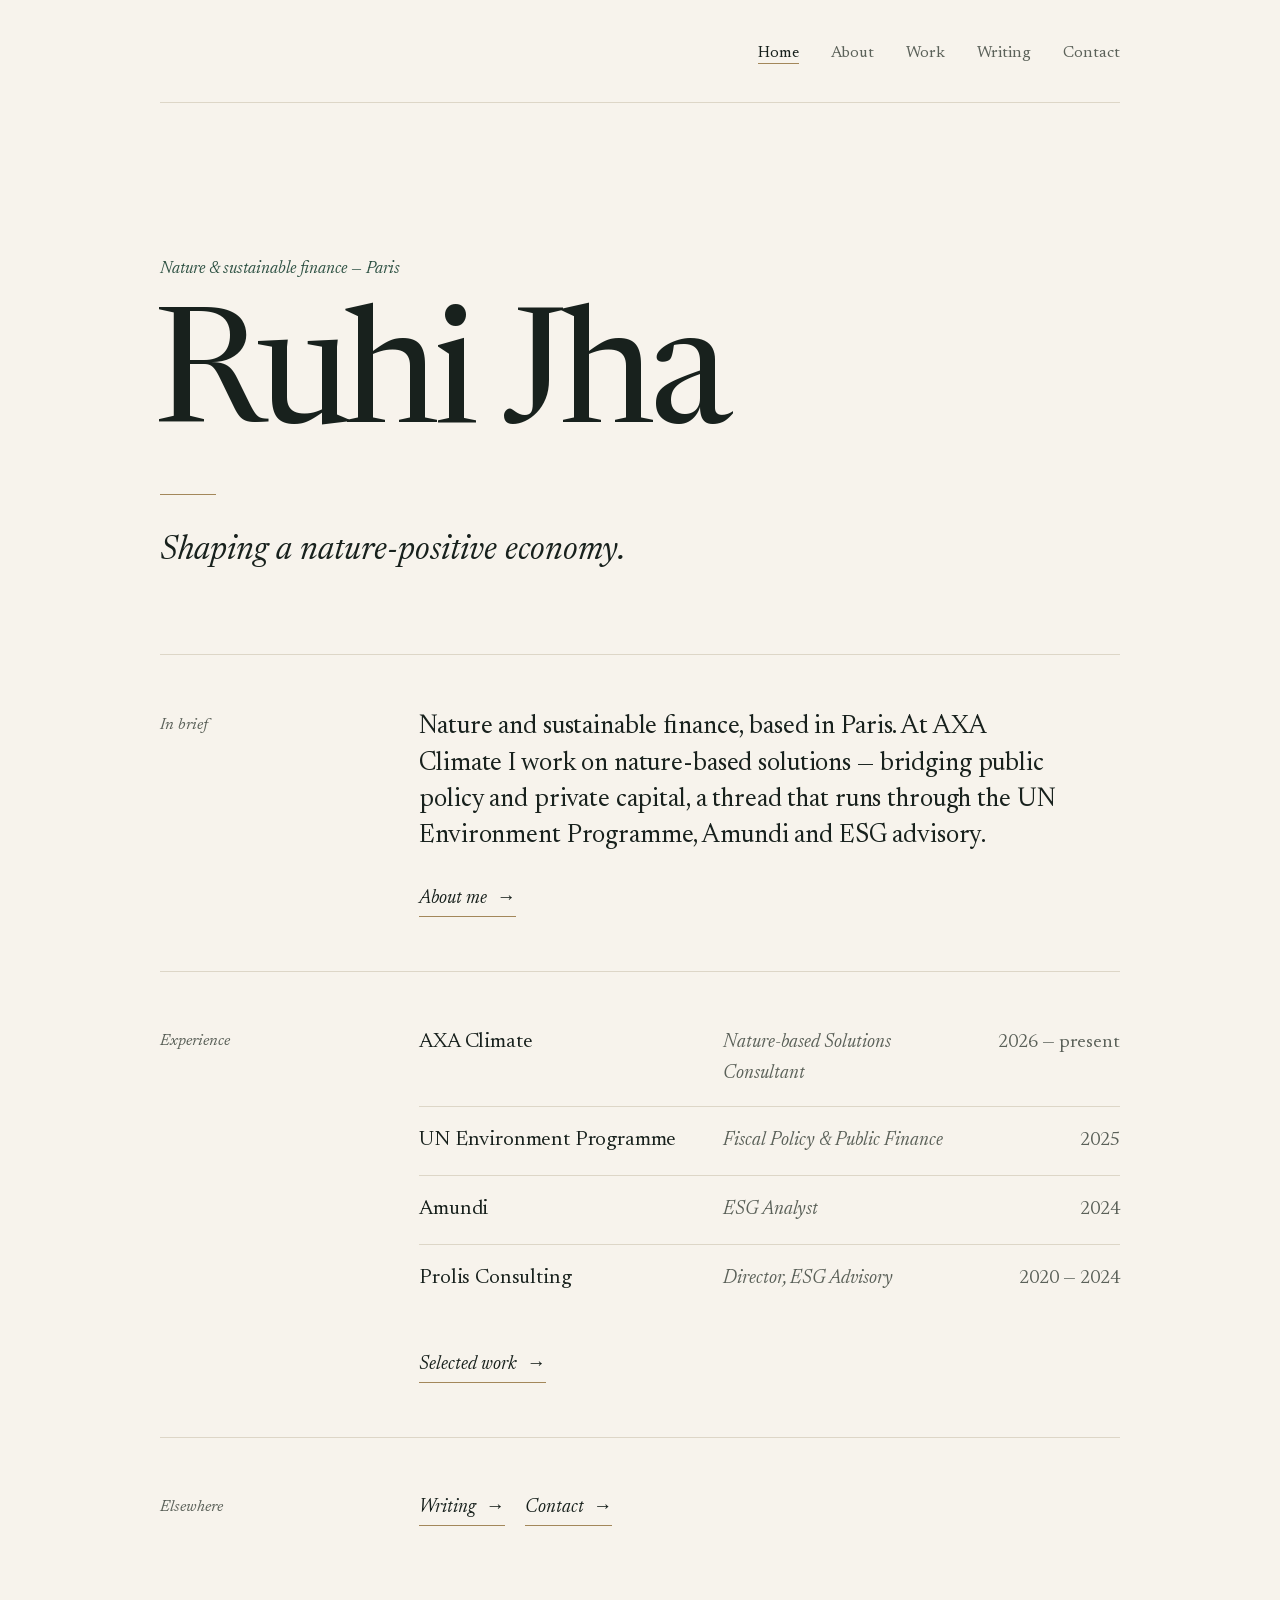
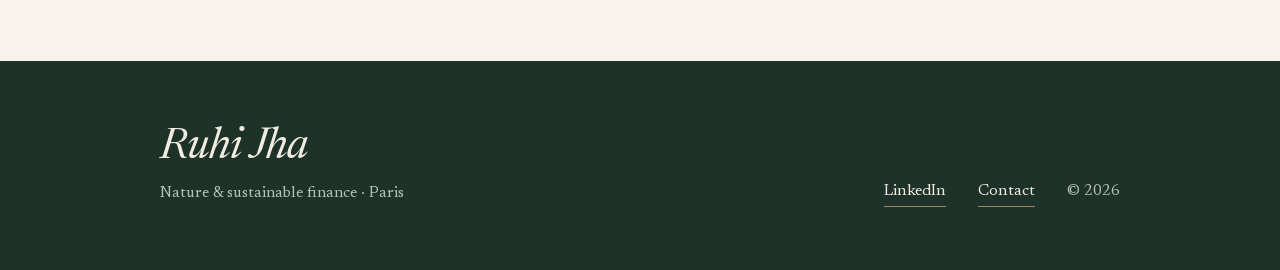
<file: index.html>
<!DOCTYPE html>
<html lang="en">
<head>
  <meta charset="utf-8">
  <meta name="viewport" content="width=device-width, initial-scale=1">
  <title>Ruhi Jha — Nature &amp; sustainable finance</title>
  <meta name="description" content="I work in nature and sustainable finance in Paris — nature-based solutions at AXA Climate, with a background spanning the UN Environment Programme, Amundi and ESG advisory.">
  <meta property="og:title" content="Ruhi Jha — Nature &amp; sustainable finance">
  <meta property="og:description" content="Nature and sustainable finance in Paris. Nature-based solutions at AXA Climate; background across UNEP, Amundi and ESG advisory.">
  <meta property="og:type" content="website">
  <meta property="og:url" content="https://ruhijha.com/">
  <meta name="theme-color" content="#f7f3ec">
  <link rel="icon" href="data:image/svg+xml,<svg xmlns='http://www.w3.org/2000/svg' viewBox='0 0 32 32'><rect width='32' height='32' fill='%231d3329'/><text x='16' y='23' font-family='Georgia,serif' font-style='italic' font-size='21' text-anchor='middle' fill='%23f2ecdf'>R</text></svg>">
  <link rel="preload" href="fonts/newsreader-400-normal-latin.woff2" as="font" type="font/woff2" crossorigin>
  <link rel="stylesheet" href="styles.css">
</head>
<body class="home">
  <a class="skip" href="#main">Skip to content</a>

  <header class="masthead">
    <div class="frame">
      <a class="wordmark" href="index.html">Ruhi Jha</a>
      <nav class="nav" aria-label="Primary">
        <ul>
          <li><a href="index.html" aria-current="page">Home</a></li>
          <li><a href="about.html">About</a></li>
          <li><a href="work.html">Work</a></li>
          <li><a href="writing.html">Writing</a></li>
          <li><a href="contact.html">Contact</a></li>
        </ul>
      </nav>
    </div>
  </header>

  <main id="main" class="frame">
    <section class="hero">
      <p class="eyebrow">Nature &amp; sustainable finance — Paris</p>
      <h1 class="name">Ruhi Jha</h1>
      <hr class="rule">
      <p class="tagline">Shaping a nature-positive economy.</p>
    </section>

    <section class="block">
      <span class="label">In brief</span>
      <div class="body">
        <p class="lead">Nature and sustainable finance, based in Paris. At AXA
        Climate I work on nature-based solutions — bridging public policy and
        private capital, a thread that runs through the UN Environment
        Programme, Amundi and ESG advisory.</p>
        <p><a class="more" href="about.html">About me</a></p>
      </div>
    </section>

    <section class="block">
      <span class="label">Experience</span>
      <div class="body">
        <ul class="ledger">
          <li>
            <span class="org">AXA Climate</span>
            <span class="role">Nature-based Solutions Consultant</span>
            <span class="when">2026 — present</span>
          </li>
          <li>
            <span class="org">UN Environment Programme</span>
            <span class="role">Fiscal Policy &amp; Public Finance</span>
            <span class="when">2025</span>
          </li>
          <li>
            <span class="org">Amundi</span>
            <span class="role">ESG Analyst</span>
            <span class="when">2024</span>
          </li>
          <li>
            <span class="org">Prolis Consulting</span>
            <span class="role">Director, ESG Advisory</span>
            <span class="when">2020 — 2024</span>
          </li>
        </ul>
        <p><a class="more" href="work.html">Selected work</a></p>
      </div>
    </section>

    <section class="block">
      <span class="label">Elsewhere</span>
      <div class="body">
        <p><a class="more" href="writing.html">Writing</a> &nbsp;&nbsp;&nbsp; <a class="more" href="contact.html">Contact</a></p>
      </div>
    </section>
  </main>

  <footer class="colophon">
    <div class="frame">
      <div>
        <p class="sign">Ruhi Jha</p>
        <p class="place">Nature &amp; sustainable finance · Paris</p>
      </div>
      <nav aria-label="Footer">
        <a href="https://www.linkedin.com/in/ruhijha" rel="me noopener" target="_blank">LinkedIn</a>
        <a href="contact.html">Contact</a>
        <span class="year">© 2026</span>
      </nav>
    </div>
  </footer>
</body>
</html>
</file>
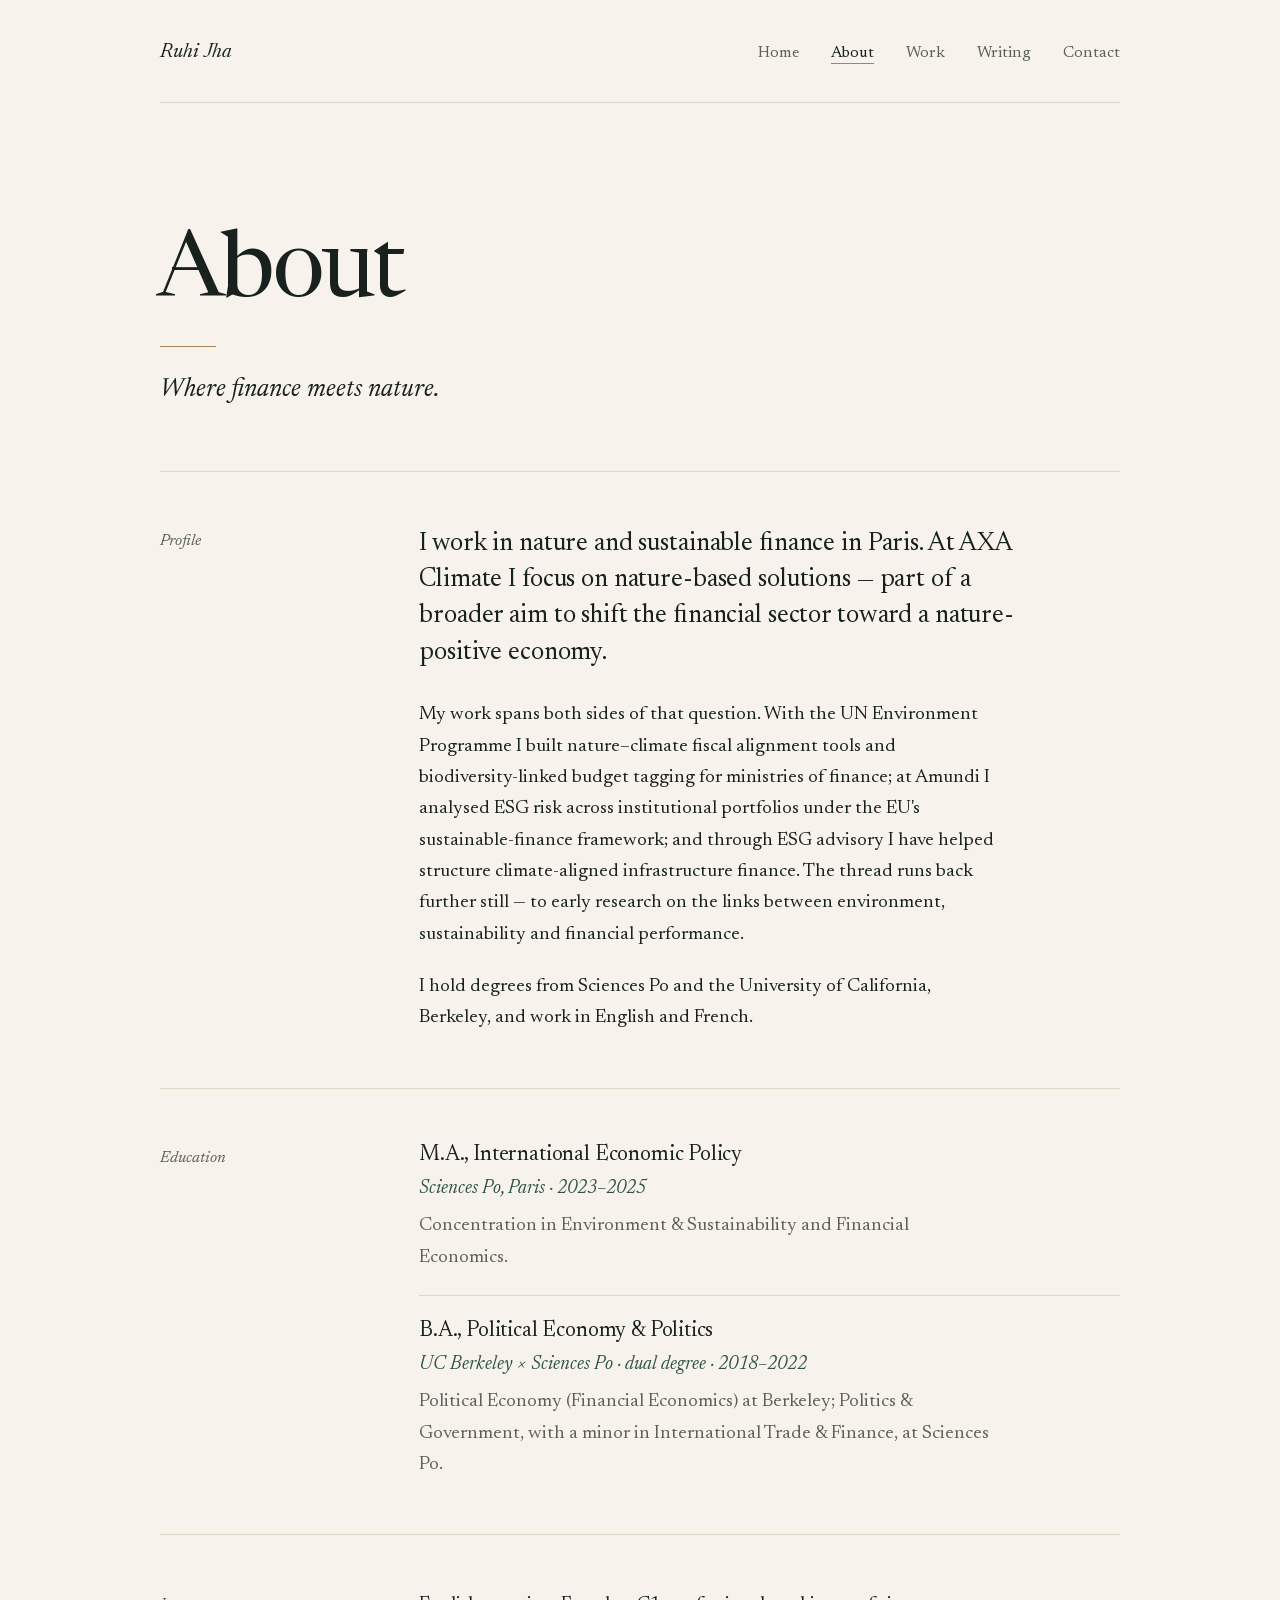
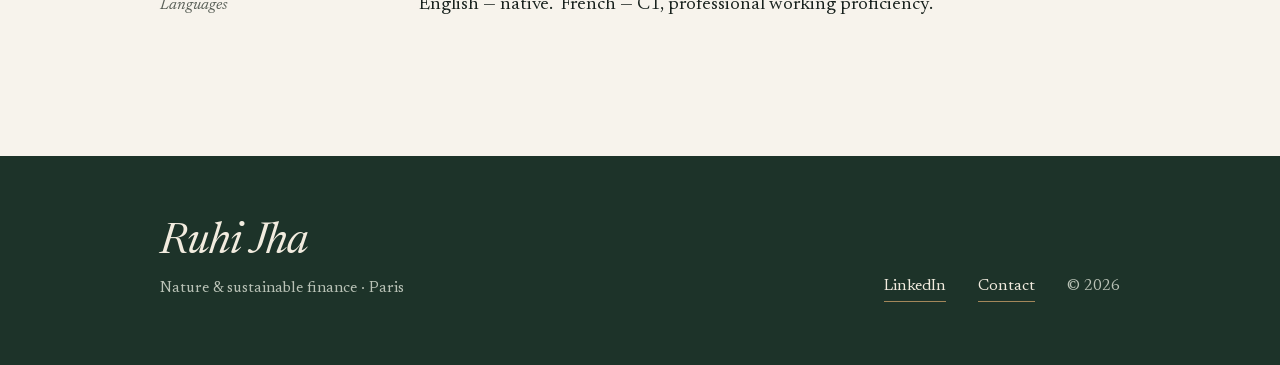
<file: about.html>
<!DOCTYPE html>
<html lang="en">
<head>
  <meta charset="utf-8">
  <meta name="viewport" content="width=device-width, initial-scale=1">
  <title>About — Ruhi Jha</title>
  <meta name="description" content="About Ruhi Jha — nature and sustainable finance in Paris, across public and private institutions, with degrees from Sciences Po and UC Berkeley.">
  <meta property="og:title" content="About — Ruhi Jha">
  <meta property="og:description" content="Nature and sustainable finance in Paris, across public and private institutions.">
  <meta property="og:type" content="website">
  <meta property="og:url" content="https://ruhijha.com/about.html">
  <meta name="theme-color" content="#f7f3ec">
  <link rel="icon" href="data:image/svg+xml,<svg xmlns='http://www.w3.org/2000/svg' viewBox='0 0 32 32'><rect width='32' height='32' fill='%231d3329'/><text x='16' y='23' font-family='Georgia,serif' font-style='italic' font-size='21' text-anchor='middle' fill='%23f2ecdf'>R</text></svg>">
  <link rel="preload" href="fonts/newsreader-400-normal-latin.woff2" as="font" type="font/woff2" crossorigin>
  <link rel="stylesheet" href="styles.css">
</head>
<body>
  <a class="skip" href="#main">Skip to content</a>

  <header class="masthead">
    <div class="frame">
      <a class="wordmark" href="index.html">Ruhi Jha</a>
      <nav class="nav" aria-label="Primary">
        <ul>
          <li><a href="index.html">Home</a></li>
          <li><a href="about.html" aria-current="page">About</a></li>
          <li><a href="work.html">Work</a></li>
          <li><a href="writing.html">Writing</a></li>
          <li><a href="contact.html">Contact</a></li>
        </ul>
      </nav>
    </div>
  </header>

  <main id="main" class="frame">
    <div class="page-head">
      <h1>About</h1>
      <hr class="rule">
      <p class="lede">Where finance meets nature.</p>
    </div>

    <section class="block">
      <span class="label">Profile</span>
      <div class="body">
        <p class="lead">I work in nature and sustainable finance in Paris. At AXA
        Climate I focus on nature-based solutions — part of a broader aim to
        shift the financial sector toward a nature-positive economy.</p>

        <p>My work spans both sides of that question. With the UN Environment
        Programme I built nature–climate fiscal alignment tools and
        biodiversity-linked budget tagging for ministries of finance; at Amundi
        I analysed ESG risk across institutional portfolios under the EU's
        sustainable-finance framework; and through ESG advisory I have helped
        structure climate-aligned infrastructure finance. The thread runs back
        further still — to early research on the links between environment,
        sustainability and financial performance.</p>

        <p>I hold degrees from Sciences Po and the University of California,
        Berkeley, and work in English and French.</p>
      </div>
    </section>

    <section class="block">
      <span class="label">Education</span>
      <div class="body">
        <dl class="deflist">
          <div class="row">
            <dt>M.A., International Economic Policy</dt>
            <dd>
              <span class="meta">Sciences Po, Paris · 2023–2025</span>
              Concentration in Environment &amp; Sustainability and Financial Economics.
            </dd>
          </div>
          <div class="row">
            <dt>B.A., Political Economy &amp; Politics</dt>
            <dd>
              <span class="meta">UC Berkeley × Sciences Po · dual degree · 2018–2022</span>
              Political Economy (Financial Economics) at Berkeley; Politics &amp; Government,
              with a minor in International Trade &amp; Finance, at Sciences Po.
            </dd>
          </div>
        </dl>
      </div>
    </section>

    <section class="block">
      <span class="label">Languages</span>
      <div class="body">
        <p>English — native. &nbsp;French — C1, professional working proficiency.</p>
      </div>
    </section>
  </main>

  <footer class="colophon">
    <div class="frame">
      <div>
        <p class="sign">Ruhi Jha</p>
        <p class="place">Nature &amp; sustainable finance · Paris</p>
      </div>
      <nav aria-label="Footer">
        <a href="https://www.linkedin.com/in/ruhijha" rel="me noopener" target="_blank">LinkedIn</a>
        <a href="contact.html">Contact</a>
        <span class="year">© 2026</span>
      </nav>
    </div>
  </footer>
</body>
</html>
</file>
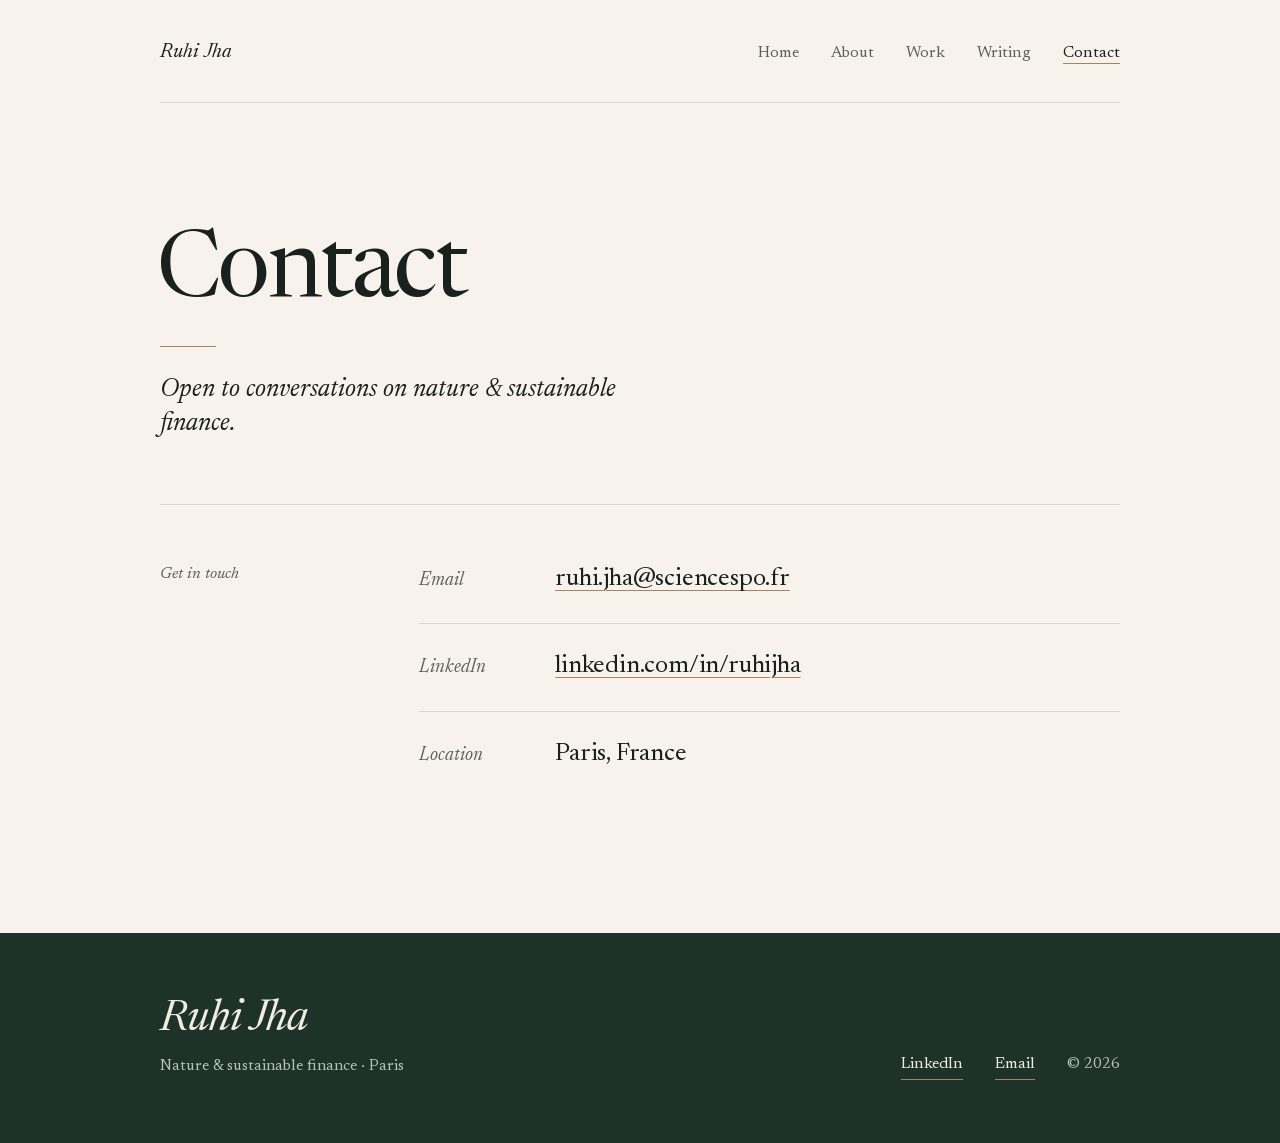
<file: contact.html>
<!DOCTYPE html>
<html lang="en">
<head>
  <meta charset="utf-8">
  <meta name="viewport" content="width=device-width, initial-scale=1">
  <title>Contact — Ruhi Jha</title>
  <meta name="description" content="Contact Ruhi Jha — Paris. Open to conversations on nature and sustainable finance.">
  <meta property="og:title" content="Contact — Ruhi Jha">
  <meta property="og:description" content="Paris. Open to conversations on nature and sustainable finance.">
  <meta property="og:type" content="website">
  <meta property="og:url" content="https://ruhijha.com/contact.html">
  <meta name="theme-color" content="#f7f3ec">
  <link rel="icon" href="data:image/svg+xml,<svg xmlns='http://www.w3.org/2000/svg' viewBox='0 0 32 32'><rect width='32' height='32' fill='%231d3329'/><text x='16' y='23' font-family='Georgia,serif' font-style='italic' font-size='21' text-anchor='middle' fill='%23f2ecdf'>R</text></svg>">
  <link rel="preload" href="fonts/newsreader-400-normal-latin.woff2" as="font" type="font/woff2" crossorigin>
  <link rel="stylesheet" href="styles.css">
</head>
<body>
  <a class="skip" href="#main">Skip to content</a>

  <header class="masthead">
    <div class="frame">
      <a class="wordmark" href="index.html">Ruhi Jha</a>
      <nav class="nav" aria-label="Primary">
        <ul>
          <li><a href="index.html">Home</a></li>
          <li><a href="about.html">About</a></li>
          <li><a href="work.html">Work</a></li>
          <li><a href="writing.html">Writing</a></li>
          <li><a href="contact.html" aria-current="page">Contact</a></li>
        </ul>
      </nav>
    </div>
  </header>

  <main id="main" class="frame">
    <div class="page-head">
      <h1>Contact</h1>
      <hr class="rule">
      <p class="lede">Open to conversations on nature &amp; sustainable finance.</p>
    </div>

    <section class="block">
      <span class="label">Get in touch</span>
      <div class="body">
        <div class="contact-lines">
          <div class="row">
            <span class="k">Email</span>
            <span class="v"><a href="mailto:ruhi.jha@sciencespo.fr">ruhi.jha@sciencespo.fr</a></span>
          </div>
          <div class="row">
            <span class="k">LinkedIn</span>
            <span class="v"><a href="https://www.linkedin.com/in/ruhijha" rel="me noopener" target="_blank">linkedin.com/in/ruhijha</a></span>
          </div>
          <div class="row">
            <span class="k">Location</span>
            <span class="v">Paris, France</span>
          </div>
        </div>
      </div>
    </section>
  </main>

  <footer class="colophon">
    <div class="frame">
      <div>
        <p class="sign">Ruhi Jha</p>
        <p class="place">Nature &amp; sustainable finance · Paris</p>
      </div>
      <nav aria-label="Footer">
        <a href="https://www.linkedin.com/in/ruhijha" rel="me noopener" target="_blank">LinkedIn</a>
        <a href="mailto:ruhi.jha@sciencespo.fr">Email</a>
        <span class="year">© 2026</span>
      </nav>
    </div>
  </footer>
</body>
</html>
</file>
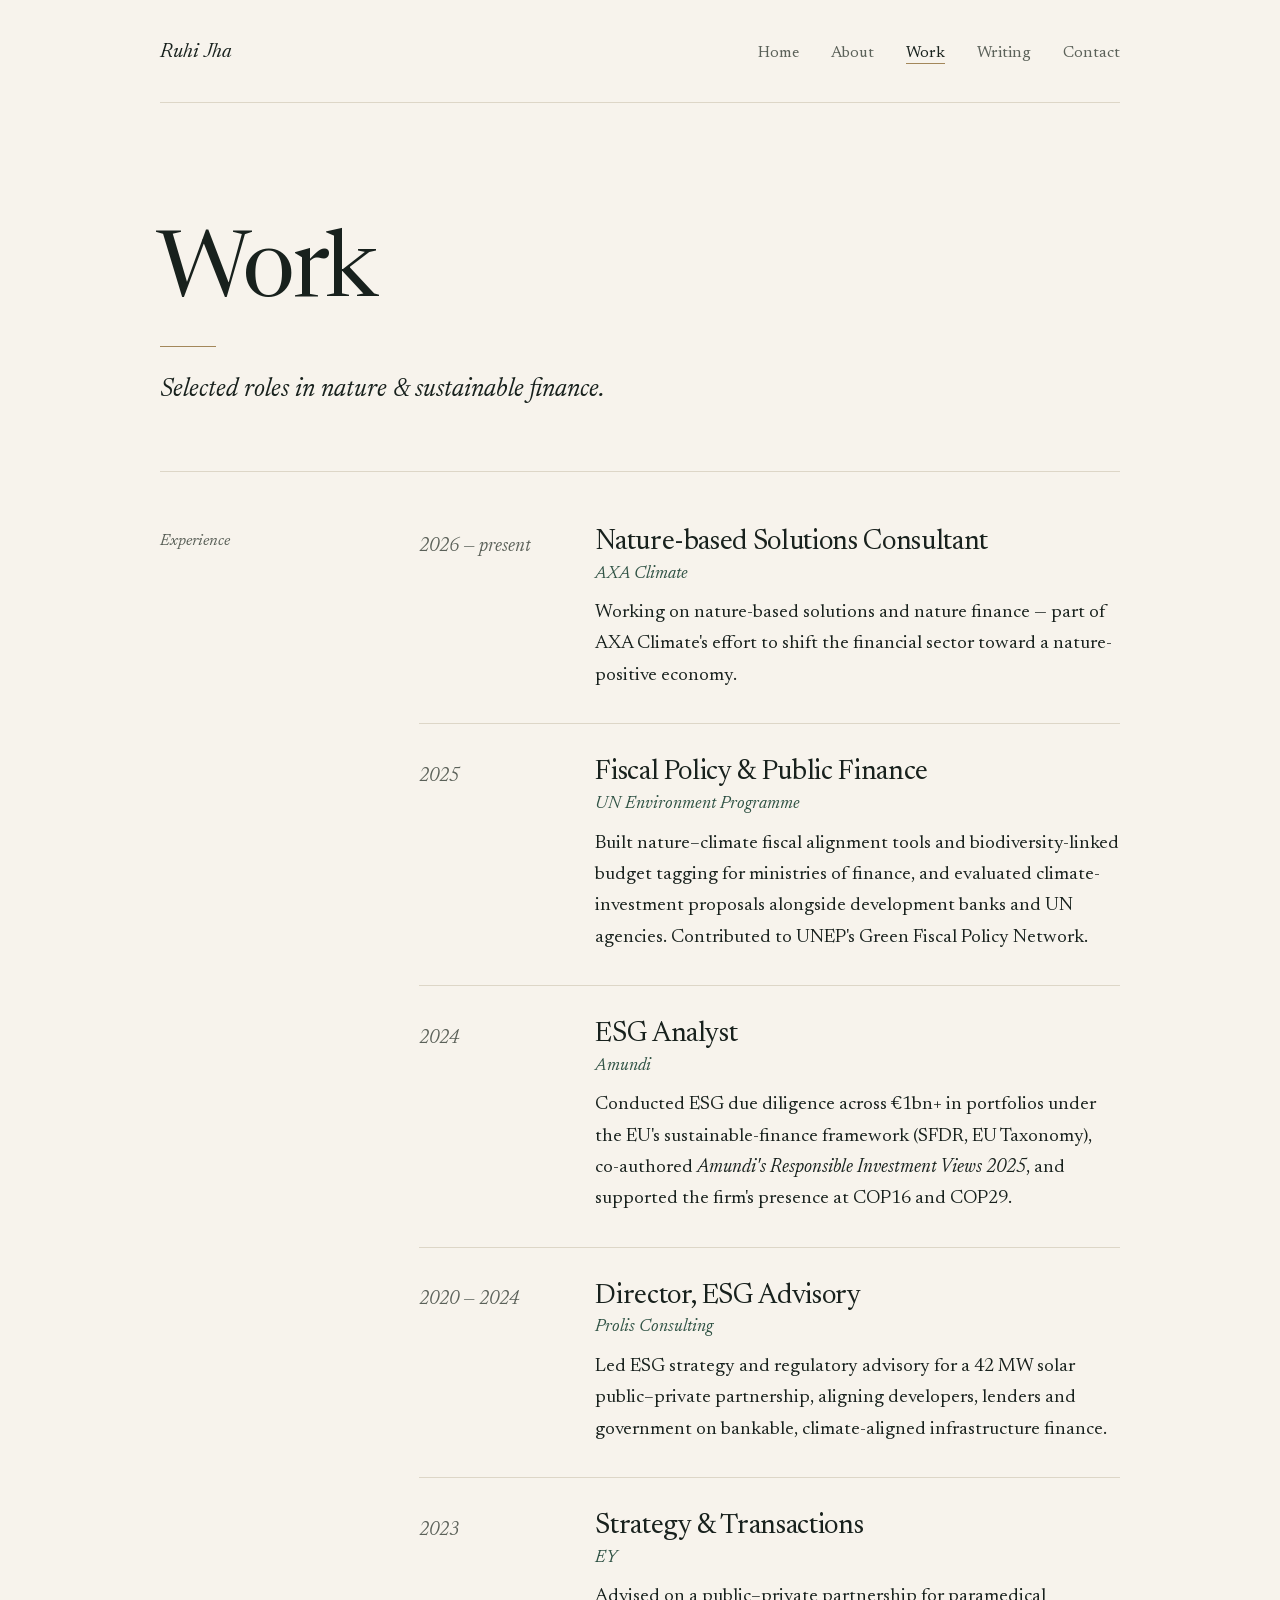
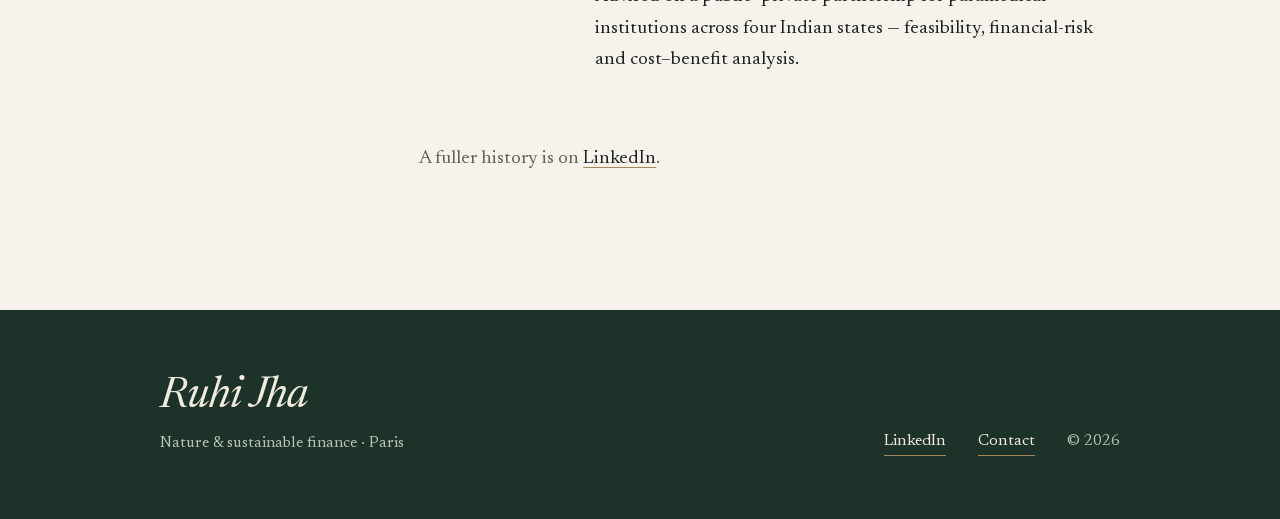
<file: work.html>
<!DOCTYPE html>
<html lang="en">
<head>
  <meta charset="utf-8">
  <meta name="viewport" content="width=device-width, initial-scale=1">
  <title>Work — Ruhi Jha</title>
  <meta name="description" content="Selected roles in nature and sustainable finance: AXA Climate, the UN Environment Programme, Amundi, Prolis Consulting and EY.">
  <meta property="og:title" content="Work — Ruhi Jha">
  <meta property="og:description" content="Selected roles in nature and sustainable finance across public and private institutions.">
  <meta property="og:type" content="website">
  <meta property="og:url" content="https://ruhijha.com/work.html">
  <meta name="theme-color" content="#f7f3ec">
  <link rel="icon" href="data:image/svg+xml,<svg xmlns='http://www.w3.org/2000/svg' viewBox='0 0 32 32'><rect width='32' height='32' fill='%231d3329'/><text x='16' y='23' font-family='Georgia,serif' font-style='italic' font-size='21' text-anchor='middle' fill='%23f2ecdf'>R</text></svg>">
  <link rel="preload" href="fonts/newsreader-400-normal-latin.woff2" as="font" type="font/woff2" crossorigin>
  <link rel="stylesheet" href="styles.css">
</head>
<body>
  <a class="skip" href="#main">Skip to content</a>

  <header class="masthead">
    <div class="frame">
      <a class="wordmark" href="index.html">Ruhi Jha</a>
      <nav class="nav" aria-label="Primary">
        <ul>
          <li><a href="index.html">Home</a></li>
          <li><a href="about.html">About</a></li>
          <li><a href="work.html" aria-current="page">Work</a></li>
          <li><a href="writing.html">Writing</a></li>
          <li><a href="contact.html">Contact</a></li>
        </ul>
      </nav>
    </div>
  </header>

  <main id="main" class="frame">
    <div class="page-head">
      <h1>Work</h1>
      <hr class="rule">
      <p class="lede">Selected roles in nature &amp; sustainable finance.</p>
    </div>

    <section class="block">
      <span class="label">Experience</span>
      <div class="body">
        <div class="entries">

          <article class="entry">
            <div class="period">2026 — present</div>
            <div>
              <h2>Nature-based Solutions Consultant <span class="org">AXA Climate</span></h2>
              <p>Working on nature-based solutions and nature finance — part of AXA
              Climate's effort to shift the financial sector toward a
              nature-positive economy.</p>
            </div>
          </article>

          <article class="entry">
            <div class="period">2025</div>
            <div>
              <h2>Fiscal Policy &amp; Public Finance <span class="org">UN Environment Programme</span></h2>
              <p>Built nature–climate fiscal alignment tools and biodiversity-linked
              budget tagging for ministries of finance, and evaluated
              climate-investment proposals alongside development banks and UN
              agencies. Contributed to UNEP's Green Fiscal Policy Network.</p>
            </div>
          </article>

          <article class="entry">
            <div class="period">2024</div>
            <div>
              <h2>ESG Analyst <span class="org">Amundi</span></h2>
              <p>Conducted ESG due diligence across €1bn+ in portfolios under the
              EU's sustainable-finance framework (SFDR, EU Taxonomy), co-authored
              <em>Amundi's Responsible Investment Views 2025</em>, and supported the
              firm's presence at COP16 and COP29.</p>
            </div>
          </article>

          <article class="entry">
            <div class="period">2020 — 2024</div>
            <div>
              <h2>Director, ESG Advisory <span class="org">Prolis Consulting</span></h2>
              <p>Led ESG strategy and regulatory advisory for a 42 MW solar
              public–private partnership, aligning developers, lenders and
              government on bankable, climate-aligned infrastructure finance.</p>
            </div>
          </article>

          <article class="entry">
            <div class="period">2023</div>
            <div>
              <h2>Strategy &amp; Transactions <span class="org">EY</span></h2>
              <p>Advised on a public–private partnership for paramedical
              institutions across four Indian states — feasibility, financial-risk
              and cost–benefit analysis.</p>
            </div>
          </article>

        </div>

        <p class="aside-note">
          A fuller history is on
          <a href="https://www.linkedin.com/in/ruhijha" rel="noopener" target="_blank">LinkedIn</a>.
        </p>
      </div>
    </section>
  </main>

  <footer class="colophon">
    <div class="frame">
      <div>
        <p class="sign">Ruhi Jha</p>
        <p class="place">Nature &amp; sustainable finance · Paris</p>
      </div>
      <nav aria-label="Footer">
        <a href="https://www.linkedin.com/in/ruhijha" rel="me noopener" target="_blank">LinkedIn</a>
        <a href="contact.html">Contact</a>
        <span class="year">© 2026</span>
      </nav>
    </div>
  </footer>
</body>
</html>
</file>
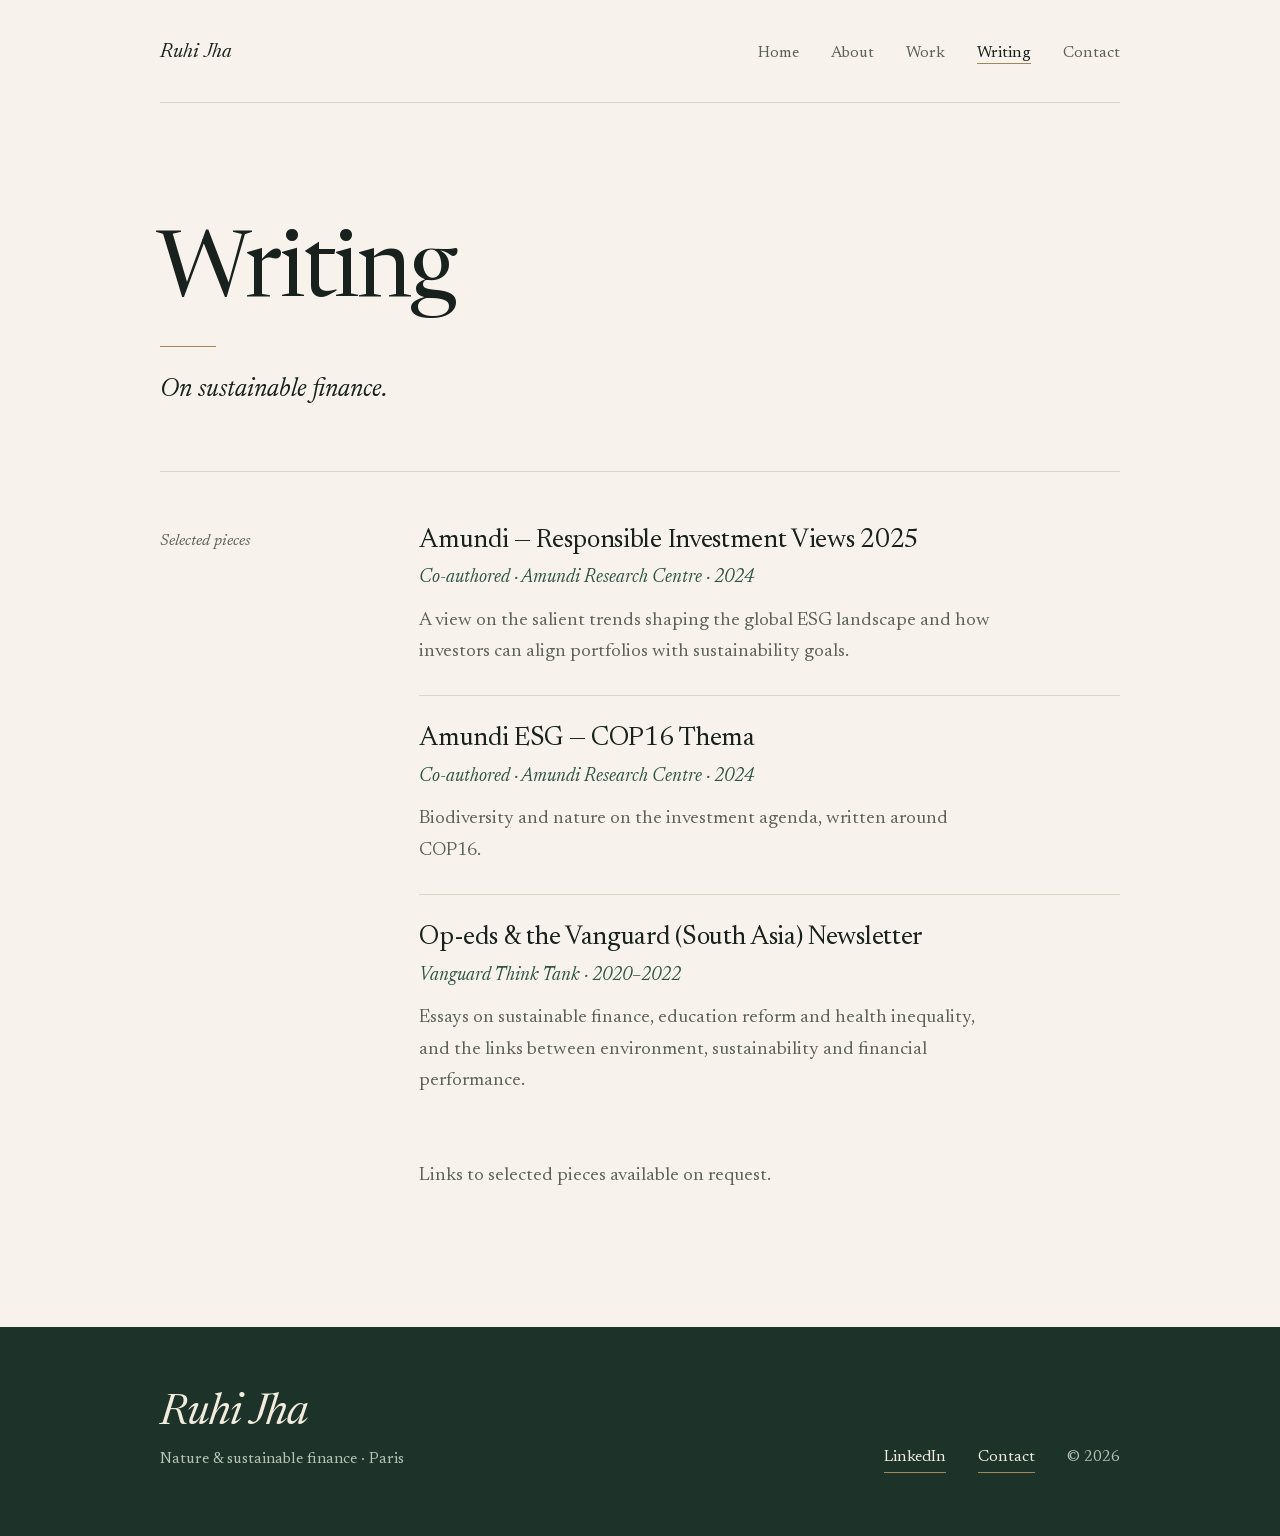
<file: writing.html>
<!DOCTYPE html>
<html lang="en">
<head>
  <meta charset="utf-8">
  <meta name="viewport" content="width=device-width, initial-scale=1">
  <title>Writing — Ruhi Jha</title>
  <meta name="description" content="Selected writing by Ruhi Jha on sustainable finance — co-authored Amundi research and earlier op-eds.">
  <meta property="og:title" content="Writing — Ruhi Jha">
  <meta property="og:description" content="Selected writing on sustainable finance.">
  <meta property="og:type" content="website">
  <meta property="og:url" content="https://ruhijha.com/writing.html">
  <meta name="theme-color" content="#f7f3ec">
  <link rel="icon" href="data:image/svg+xml,<svg xmlns='http://www.w3.org/2000/svg' viewBox='0 0 32 32'><rect width='32' height='32' fill='%231d3329'/><text x='16' y='23' font-family='Georgia,serif' font-style='italic' font-size='21' text-anchor='middle' fill='%23f2ecdf'>R</text></svg>">
  <link rel="preload" href="fonts/newsreader-400-normal-latin.woff2" as="font" type="font/woff2" crossorigin>
  <link rel="stylesheet" href="styles.css">
</head>
<body>
  <a class="skip" href="#main">Skip to content</a>

  <header class="masthead">
    <div class="frame">
      <a class="wordmark" href="index.html">Ruhi Jha</a>
      <nav class="nav" aria-label="Primary">
        <ul>
          <li><a href="index.html">Home</a></li>
          <li><a href="about.html">About</a></li>
          <li><a href="work.html">Work</a></li>
          <li><a href="writing.html" aria-current="page">Writing</a></li>
          <li><a href="contact.html">Contact</a></li>
        </ul>
      </nav>
    </div>
  </header>

  <main id="main" class="frame">
    <div class="page-head">
      <h1>Writing</h1>
      <hr class="rule">
      <p class="lede">On sustainable finance.</p>
    </div>

    <section class="block">
      <span class="label">Selected pieces</span>
      <div class="body">
        <ul class="pieces">
          <li>
            <span class="title">Amundi — Responsible Investment Views 2025</span>
            <span class="where">Co-authored · Amundi Research Centre · 2024</span>
            <p class="note">A view on the salient trends shaping the global ESG
            landscape and how investors can align portfolios with sustainability
            goals.</p>
          </li>
          <li>
            <span class="title">Amundi ESG — COP16 Thema</span>
            <span class="where">Co-authored · Amundi Research Centre · 2024</span>
            <p class="note">Biodiversity and nature on the investment agenda,
            written around COP16.</p>
          </li>
          <li>
            <span class="title">Op-eds &amp; the Vanguard (South Asia) Newsletter</span>
            <span class="where">Vanguard Think Tank · 2020–2022</span>
            <p class="note">Essays on sustainable finance, education reform and
            health inequality, and the links between environment, sustainability
            and financial performance.</p>
          </li>
        </ul>

        <p class="aside-note">Links to selected pieces available on request.</p>
      </div>
    </section>
  </main>

  <footer class="colophon">
    <div class="frame">
      <div>
        <p class="sign">Ruhi Jha</p>
        <p class="place">Nature &amp; sustainable finance · Paris</p>
      </div>
      <nav aria-label="Footer">
        <a href="https://www.linkedin.com/in/ruhijha" rel="me noopener" target="_blank">LinkedIn</a>
        <a href="contact.html">Contact</a>
        <span class="year">© 2026</span>
      </nav>
    </div>
  </footer>
</body>
</html>
</file>
<file: styles.css>
/* =========================================================
   ruhijha.com — ivory, forest & brass
   Single stylesheet. Wide editorial frame, display serif,
   hairline rules, one deep-green closing band.
   ========================================================= */

/* ---- Self-hosted Newsreader (variable, weight 400–600) ---- */
@font-face {
  font-family: "Newsreader";
  src: url("fonts/newsreader-400-normal-latin.woff2") format("woff2");
  font-weight: 400 600;
  font-style: normal;
  font-display: swap;
  unicode-range: U+0000-00FF,U+0131,U+0152-0153,U+02BB-02BC,U+02C6,U+02DA,U+02DC,U+0304,U+0308,U+0329,U+2000-206F,U+2074,U+20AC,U+2122,U+2191,U+2193,U+2212,U+2215,U+FEFF,U+FFFD;
}
@font-face {
  font-family: "Newsreader";
  src: url("fonts/newsreader-400-normal-latin-ext.woff2") format("woff2");
  font-weight: 400 600;
  font-style: normal;
  font-display: swap;
  unicode-range: U+0100-02BA,U+02BD-02C5,U+02C7-02CC,U+02CE-02D7,U+02DD-02FF,U+0304,U+0308,U+0329,U+1D00-1DBF,U+1E00-1E9F,U+1EF2-1EFF,U+2020,U+20A0-20AB,U+20AD-20C0,U+2113,U+2C60-2C7F,U+A720-A7FF;
}
@font-face {
  font-family: "Newsreader";
  src: url("fonts/newsreader-400-italic-latin.woff2") format("woff2");
  font-weight: 400 600;
  font-style: italic;
  font-display: swap;
  unicode-range: U+0000-00FF,U+0131,U+0152-0153,U+02BB-02BC,U+02C6,U+02DA,U+02DC,U+0304,U+0308,U+0329,U+2000-206F,U+2074,U+20AC,U+2122,U+2191,U+2193,U+2212,U+2215,U+FEFF,U+FFFD;
}
@font-face {
  font-family: "Newsreader";
  src: url("fonts/newsreader-400-italic-latin-ext.woff2") format("woff2");
  font-weight: 400 600;
  font-style: italic;
  font-display: swap;
  unicode-range: U+0100-02BA,U+02BD-02C5,U+02C7-02CC,U+02CE-02D7,U+02DD-02FF,U+0304,U+0308,U+0329,U+1D00-1DBF,U+1E00-1E9F,U+1EF2-1EFF,U+2020,U+20A0-20AB,U+20AD-20C0,U+2113,U+2C60-2C7F,U+A720-A7FF;
}

/* ---- Tokens ---- */
:root {
  --paper:    #f7f3ec;   /* warm ivory */
  --ink:      #18211d;   /* green-black */
  --ink-soft: #5b6159;   /* secondary text */
  --hairline: #ddd6c7;
  --forest:   #1d3329;   /* closing band */
  --accent:   #2f5244;   /* links on hover, eyebrow */
  --brass:    #a3875a;   /* rules and small ornaments only */
  --ivory:    #f2ecdf;   /* text on forest */

  --serif: "Newsreader", "Iowan Old Style", Georgia, "Times New Roman", serif;
  --sans:  ui-sans-serif, system-ui, -apple-system, "Segoe UI", Helvetica, Arial, sans-serif;

  --frame: 68rem;                       /* outer frame */
  --measure: 36rem;                     /* reading column */
  --rail: 13rem;                        /* left label column */
  --pad: clamp(1.5rem, 5vw, 4rem);
}

/* ---- Reset-ish ---- */
*, *::before, *::after { box-sizing: border-box; }
html { -webkit-text-size-adjust: 100%; }
body {
  margin: 0;
  min-height: 100vh;
  display: flex;
  flex-direction: column;
  background: var(--paper);
  color: var(--ink);
  font-family: var(--serif);
  font-size: clamp(1.0625rem, 0.97rem + 0.35vw, 1.1875rem); /* ~17–19px */
  font-weight: 400;
  line-height: 1.65;
  font-feature-settings: "kern" 1, "liga" 1, "onum" 1;
  -webkit-font-smoothing: antialiased;
  text-rendering: optimizeLegibility;
}
img { max-width: 100%; height: auto; }
::selection { background: var(--forest); color: var(--ivory); }

/* ---- Layout shell ---- */
.frame {
  width: 100%;
  max-width: var(--frame);
  margin-inline: auto;
  padding-inline: var(--pad);
}
main { flex: 1 0 auto; }

/* ---- Masthead ---- */
.masthead .frame {
  display: flex;
  align-items: baseline;
  justify-content: space-between;
  gap: 0.75rem 2rem;
  flex-wrap: wrap;
  padding-block: clamp(1.5rem, 3.5vw, 2.25rem);
}
.masthead .frame::after {            /* hairline that stays inside the frame */
  content: "";
  flex: 1 1 100%;
  height: 1px;
  background: var(--hairline);
  margin-top: clamp(0.75rem, 2vw, 1.25rem);
}
.wordmark {
  font-size: 1.3rem;
  font-style: italic;
  letter-spacing: 0.005em;
  color: var(--ink);
  text-decoration: none;
}
.wordmark:hover { color: var(--accent); }
body.home .wordmark { visibility: hidden; }  /* home leads with the big name */

/* ---- Nav ---- */
.nav ul {
  display: flex;
  flex-wrap: wrap;
  gap: 0.35rem clamp(1.1rem, 2.5vw, 2.25rem);
  margin: 0; padding: 0;
  list-style: none;
}
.nav a {
  position: relative;
  font-size: 1rem;
  color: var(--ink-soft);
  text-decoration: none;
  padding-block: 0.2rem;
  transition: color 160ms ease;
}
.nav a::after {
  content: "";
  position: absolute;
  left: 0; right: 0; bottom: 0;
  height: 1px;
  background: var(--brass);
  transform: scaleX(0);
  transform-origin: left;
  transition: transform 240ms ease;
}
.nav a:hover { color: var(--ink); }
.nav a:hover::after,
.nav a[aria-current="page"]::after { transform: scaleX(1); }
.nav a[aria-current="page"] { color: var(--ink); }

/* ---- Typography ---- */
h1, h2, h3 { font-weight: 400; line-height: 1.1; margin: 0; }
a {
  color: var(--ink);
  text-decoration: underline;
  text-decoration-thickness: 1px;
  text-underline-offset: 0.2em;
  text-decoration-color: var(--brass);
  transition: color 160ms ease, text-decoration-color 160ms ease;
}
a:hover { color: var(--accent); text-decoration-color: var(--accent); }
p { margin: 0 0 1.1em; max-width: var(--measure); }
em, i { font-style: italic; }

/* quiet section label (left rail) */
.label {
  font-style: italic;
  font-size: 1rem;
  color: var(--ink-soft);
}

/* short brass rule */
.rule {
  display: block;
  width: 3.5rem;
  height: 1px;
  border: 0;
  margin: 0;
  background: var(--brass);
}

/* arrow link */
.more {
  display: inline-flex;
  align-items: baseline;
  gap: 0.5em;
  font-style: italic;
  text-decoration: none;
  border-bottom: 1px solid var(--brass);
  padding-bottom: 0.1rem;
}
.more::after { content: "→"; font-style: normal; transition: transform 200ms ease; }
.more:hover { border-color: var(--accent); }
.more:hover::after { transform: translateX(0.25em); }

/* ---- Home hero ---- */
.hero { padding-block: clamp(3.5rem, 13vh, 8rem) clamp(3rem, 9vh, 6rem); }
.eyebrow {
  font-style: italic;
  font-size: 1.05rem;
  color: var(--accent);
  margin: 0 0 clamp(1.25rem, 3vh, 2rem);
  max-width: none;
}
.hero .name {
  font-size: clamp(3.75rem, 1.5rem + 11vw, 10rem);
  font-weight: 400;
  letter-spacing: -0.035em;
  line-height: 0.92;
  margin: 0 0 clamp(1.5rem, 4vh, 2.5rem) -0.04em;
}
.hero .tagline {
  font-style: italic;
  font-size: clamp(1.35rem, 1rem + 1.6vw, 2.1rem);
  line-height: 1.25;
  color: var(--ink);
  margin: clamp(1.5rem, 4vh, 2.5rem) 0 0;
  max-width: 30rem;
}

/* ---- Inner page header ---- */
.page-head { padding-block: clamp(3rem, 10vh, 6.5rem) clamp(2.5rem, 7vh, 4.5rem); }
.page-head h1 {
  font-size: clamp(2.9rem, 1.6rem + 5.5vw, 5.75rem);
  letter-spacing: -0.03em;
  line-height: 0.98;
  margin: 0 0 clamp(1.25rem, 3vh, 2rem) -0.03em;
}
.page-head .lede {
  font-style: italic;
  font-size: clamp(1.2rem, 1rem + 0.9vw, 1.6rem);
  line-height: 1.3;
  max-width: 30rem;
  margin: clamp(1.25rem, 3vh, 2rem) 0 0;
}

/* ---- Section: label rail + content ---- */
section.block {
  display: grid;
  grid-template-columns: var(--rail) minmax(0, 1fr);
  column-gap: clamp(1.5rem, 4vw, 4rem);
  padding-block: clamp(2.5rem, 6vh, 4rem);
  border-top: 1px solid var(--hairline);
}
section.block > .label { padding-top: 0.15rem; }
section.block > .body { min-width: 0; }
.body > :last-child { margin-bottom: 0; }
.body .lead {
  font-size: clamp(1.25rem, 1.05rem + 0.8vw, 1.6rem);
  line-height: 1.42;
  letter-spacing: -0.005em;
  max-width: 40rem;
}
.aside-note { color: var(--ink-soft); margin-top: 2.25rem; }

/* ---- Ledger (home: experience at a glance) ---- */
.ledger { list-style: none; margin: 0 0 2.25rem; padding: 0; }
.ledger li {
  display: grid;
  grid-template-columns: 17.5rem minmax(0, 1fr) auto;
  align-items: baseline;
  column-gap: 1.5rem;
  padding-block: 1.05rem;
  border-top: 1px solid var(--hairline);
}
.ledger li:first-child { border-top: 0; padding-top: 0; }
.ledger .org { font-size: 1.3rem; letter-spacing: -0.008em; }
.ledger .role { font-style: italic; color: var(--ink-soft); }
.ledger .when { color: var(--ink-soft); font-feature-settings: "lnum" 1, "tnum" 1; white-space: nowrap; }

/* ---- Work / experience list ---- */
.entries { display: flex; flex-direction: column; }
.entry {
  display: grid;
  grid-template-columns: 9rem minmax(0, 1fr);
  column-gap: 2rem;
  padding-block: 2rem;
  border-top: 1px solid var(--hairline);
}
.entry:first-child { border-top: 0; padding-top: 0; }
.entry .period {
  font-style: italic;
  color: var(--ink-soft);
  padding-top: 0.3rem;
  font-feature-settings: "lnum" 1;
}
.entry h2 {
  font-size: clamp(1.4rem, 1.2rem + 0.7vw, 1.75rem);
  letter-spacing: -0.012em;
  line-height: 1.18;
}
.entry .org { display: block; font-style: italic; font-size: 1.1rem; letter-spacing: 0; color: var(--accent); margin-top: 0.3rem; }
.entry p { margin: 0.8rem 0 0; }

/* ---- Definition-style lists (education) ---- */
.deflist { margin: 0; }
.deflist .row { padding-block: 1.4rem; border-top: 1px solid var(--hairline); }
.deflist .row:first-child { border-top: 0; padding-top: 0; }
.deflist .row:last-child { padding-bottom: 0; }
.deflist dt { font-size: 1.35rem; letter-spacing: -0.008em; line-height: 1.2; margin-bottom: 0.3rem; }
.deflist dd { margin: 0; color: var(--ink-soft); max-width: var(--measure); }
.deflist dd .meta { font-style: italic; display: block; margin-bottom: 0.35rem; color: var(--accent); font-feature-settings: "lnum" 1; }

/* ---- Writing list ---- */
.pieces { list-style: none; margin: 0; padding: 0; }
.pieces li { padding-block: 1.75rem; border-top: 1px solid var(--hairline); }
.pieces li:first-child { border-top: 0; padding-top: 0; }
.pieces .title { font-size: clamp(1.35rem, 1.2rem + 0.6vw, 1.65rem); letter-spacing: -0.012em; line-height: 1.2; display: block; }
.pieces .where { font-style: italic; color: var(--accent); display: block; margin-top: 0.3rem; font-feature-settings: "lnum" 1; }
.pieces .note { margin: 0.7rem 0 0; color: var(--ink-soft); }

/* ---- Contact ---- */
.contact-lines { margin: 0; }
.contact-lines .row { padding-block: 1.4rem; border-top: 1px solid var(--hairline); display: grid; grid-template-columns: 7rem minmax(0, 1fr); column-gap: 1.5rem; align-items: baseline; }
.contact-lines .row:first-child { border-top: 0; padding-top: 0; }
.contact-lines .k { font-style: italic; color: var(--ink-soft); }
.contact-lines .v { font-size: clamp(1.25rem, 1.1rem + 0.6vw, 1.6rem); letter-spacing: -0.008em; overflow-wrap: anywhere; }

/* ---- Closing band ---- */
.colophon {
  margin-top: clamp(3rem, 9vh, 6rem);
  background: var(--forest);
  color: var(--ivory);
}
.colophon .frame {
  display: flex;
  flex-wrap: wrap;
  align-items: flex-end;
  justify-content: space-between;
  gap: 2rem 3rem;
  padding-block: clamp(2.75rem, 7vh, 4.5rem);
}
.colophon .sign { font-size: clamp(1.75rem, 1.3rem + 1.8vw, 2.75rem); font-style: italic; letter-spacing: -0.015em; line-height: 1.1; margin: 0 0 0.6rem; max-width: none; }
.colophon .place { margin: 0; color: #b9c2b6; font-size: 0.98rem; max-width: none; }
.colophon nav { display: flex; flex-wrap: wrap; gap: 0.5rem 2rem; font-size: 1rem; }
.colophon a { color: var(--ivory); text-decoration: none; border-bottom: 1px solid var(--brass); padding-bottom: 0.1rem; }
.colophon a:hover { color: #fff; border-color: var(--ivory); }
.colophon .year { color: #b9c2b6; font-feature-settings: "lnum" 1; }
.colophon :focus-visible { outline-color: var(--ivory); }

/* ---- 404 ---- */
.center-note { padding-block: clamp(4rem, 18vh, 10rem); }
.center-note h1 { font-size: clamp(2.9rem, 1.6rem + 5.5vw, 5.75rem); letter-spacing: -0.03em; margin-bottom: 1.5rem; }
.center-note p { font-style: italic; font-size: 1.2rem; margin-top: 1.5rem; }

/* ---- Accessibility ---- */
:focus-visible { outline: 2px solid var(--accent); outline-offset: 3px; border-radius: 1px; }
.skip {
  position: absolute; left: -999px; top: 0;
  background: var(--ink); color: var(--paper); padding: 0.6rem 1rem;
  font-family: var(--sans); font-size: 0.8rem; text-decoration: none; z-index: 10;
}
.skip:focus { left: 0.5rem; top: 0.5rem; }

/* ---- Tablet & down: label rail stacks above content ---- */
@media (max-width: 52rem) {
  section.block { grid-template-columns: minmax(0, 1fr); row-gap: 1.25rem; }
  .ledger li { grid-template-columns: minmax(0, 1fr) auto; }
  .ledger .role { grid-column: 1 / -1; grid-row: 2; }
}

/* ---- Mobile ---- */
@media (max-width: 34rem) {
  html, body { overflow-x: hidden; }
  body.home .wordmark { display: none; }   /* reclaim the row on home */
  .nav { flex: 1 1 100%; }
  .nav ul { gap: 0.4rem 1.2rem; }
  .entry { grid-template-columns: minmax(0, 1fr); row-gap: 0.4rem; }
  .entry .period { padding-top: 0; }
  .contact-lines .row { grid-template-columns: minmax(0, 1fr); row-gap: 0.15rem; }
  .colophon .frame { align-items: flex-start; flex-direction: column; }
}

@media (prefers-reduced-motion: reduce) {
  *, *::before, *::after { transition: none !important; animation: none !important; }
}
</file>
